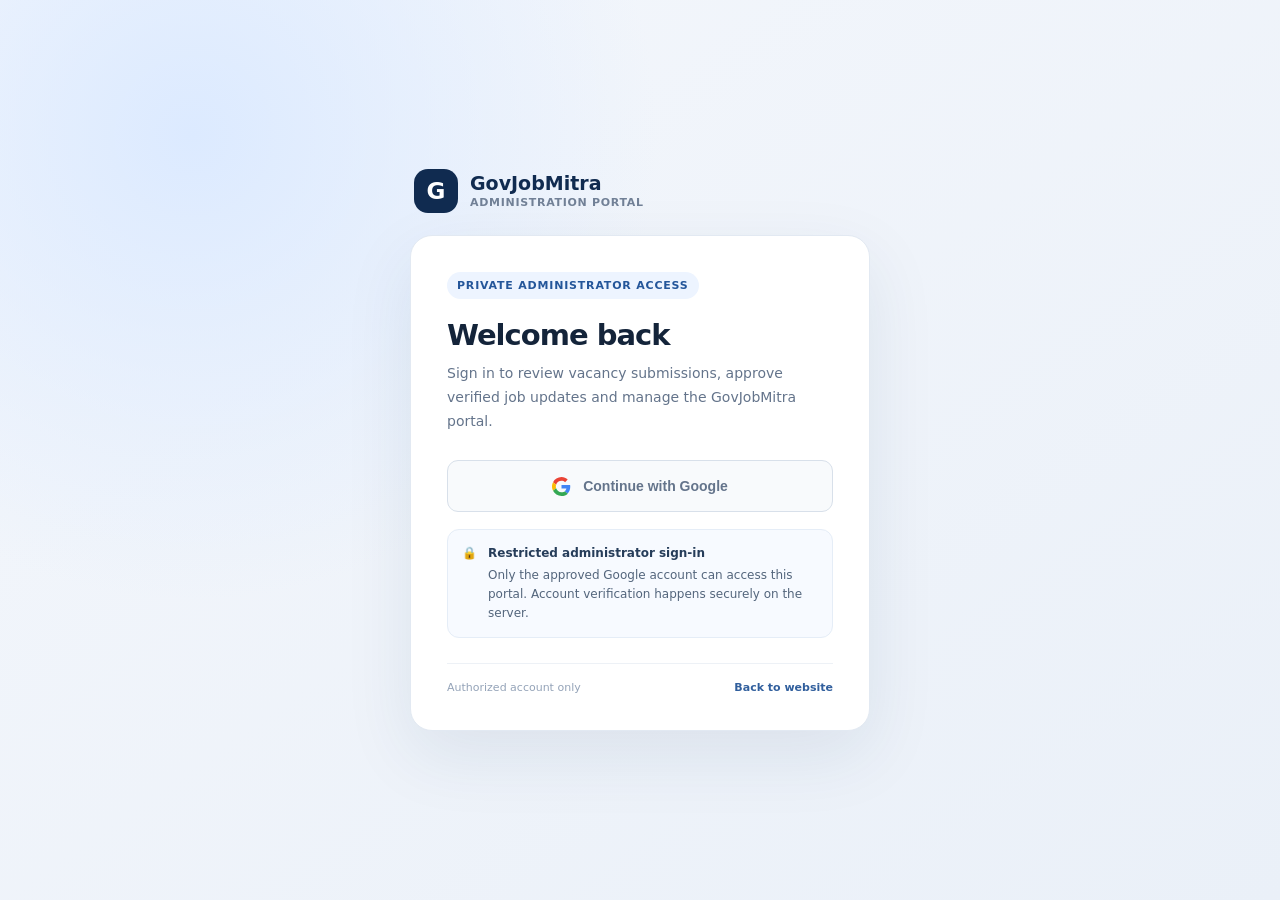
<file: admin/login/index.html>
<!doctype html>
<html lang="en">
<head>
<meta charset="utf-8">
<meta name="viewport" content="width=device-width,initial-scale=1">
<meta name="robots" content="noindex,nofollow">
<meta name="referrer" content="no-referrer">
<meta name="theme-color" content="#102b50">
<title>Admin Login | GovJobMitra</title>
<style>
*{box-sizing:border-box}body{margin:0;min-height:100vh;padding:24px;display:grid;place-items:center;background:radial-gradient(circle at 15% 15%,#dceaff,transparent 35%),linear-gradient(145deg,#f4f7fc,#eaf0f8);font-family:Inter,system-ui,-apple-system,"Segoe UI",Arial,sans-serif;color:#14243a}.shell{width:min(100%,460px)}.top{display:flex;align-items:center;gap:12px;margin:0 0 22px 4px}.logo{height:44px;width:44px;border-radius:14px;background:#102b50;display:grid;place-items:center;color:#fff;font-size:23px;font-weight:800}.brand{font-size:19px;font-weight:800;color:#102b50}.brand small{display:block;margin-top:2px;color:#718096;font-size:11px;letter-spacing:.7px;text-transform:uppercase}.panel{background:#fff;border:1px solid #e2e9f2;border-radius:22px;padding:36px;box-shadow:0 24px 70px #19365b16}.tag{display:inline-block;padding:7px 10px;border-radius:99px;background:#edf4ff;color:#24569a;font-size:11px;font-weight:800;letter-spacing:.8px;text-transform:uppercase}h1{font-size:29px;letter-spacing:-1px;margin:19px 0 10px}.intro{margin:0 0 27px;color:#64748b;font-size:14px;line-height:1.7}.google{width:100%;height:52px;border:1px solid #d8e0ea;border-radius:11px;background:#f8fafc;color:#64748b;display:flex;align-items:center;justify-content:center;gap:12px;font-size:14px;font-weight:700;cursor:pointer}.google svg{width:19px;height:19px}.status{display:flex;gap:11px;margin-top:17px;padding:14px;border:1px solid #e5edf7;border-radius:12px;background:#f7faff;color:#53657c;font-size:12px;line-height:1.6}.status b{display:block;color:#263d5a;margin-bottom:2px}.divider{height:1px;background:#edf1f6;margin:25px 0 17px}.foot{display:flex;justify-content:space-between;gap:12px;color:#94a3b8;font-size:11px}.foot a{color:#315f9d;text-decoration:none;font-weight:700}@media(max-width:480px){body{padding:18px}.panel{padding:28px 23px}}
</style>
</head>
<body>
<main class="shell">
<header class="top"><div class="logo">G</div><div class="brand">GovJobMitra<small>Administration portal</small></div></header>
<section class="panel">
<span class="tag">Private administrator access</span>
<h1>Welcome back</h1>
<p class="intro">Sign in to review vacancy submissions, approve verified job updates and manage the GovJobMitra portal.</p>
<button class="google" type="button" onclick="location.assign(&quot;/api/auth/google&quot;)">
<svg viewBox="0 0 48 48" aria-hidden="true"><path fill="#EA4335" d="M24 9.5c3.5 0 6.6 1.2 9 3.5l6.7-6.7C35.6 2.4 30.2 0 24 0 14.6 0 6.5 5.4 2.6 13.3l7.8 6.1C12.3 13.6 17.7 9.5 24 9.5z"/><path fill="#4285F4" d="M46.1 24.5c0-1.6-.1-3.1-.4-4.5H24v9h12.4c-.5 2.9-2.1 5.4-4.5 7.1l7.3 5.7c4.3-4 6.9-9.9 6.9-17.3z"/><path fill="#FBBC05" d="M10.4 28.6a14.5 14.5 0 0 1 0-9.2l-7.8-6.1a24 24 0 0 0 0 21.4z"/><path fill="#34A853" d="M24 48c6.5 0 12-2.1 16-5.8l-7.3-5.7c-2 1.3-4.7 2.1-8.7 2.1-6.3 0-11.7-4.1-13.6-9.9l-7.8 6.1C6.5 42.6 14.6 48 24 48z"/></svg>
Continue with Google</button>
<div class="status"><span aria-hidden="true">🔒</span><div><b>Restricted administrator sign-in</b>Only the approved Google account can access this portal. Account verification happens securely on the server.</div></div>
<div class="divider"></div><footer class="foot"><span>Authorized account only</span><a href="/">Back to website</a></footer>
</section></main>
</body></html>
</file>
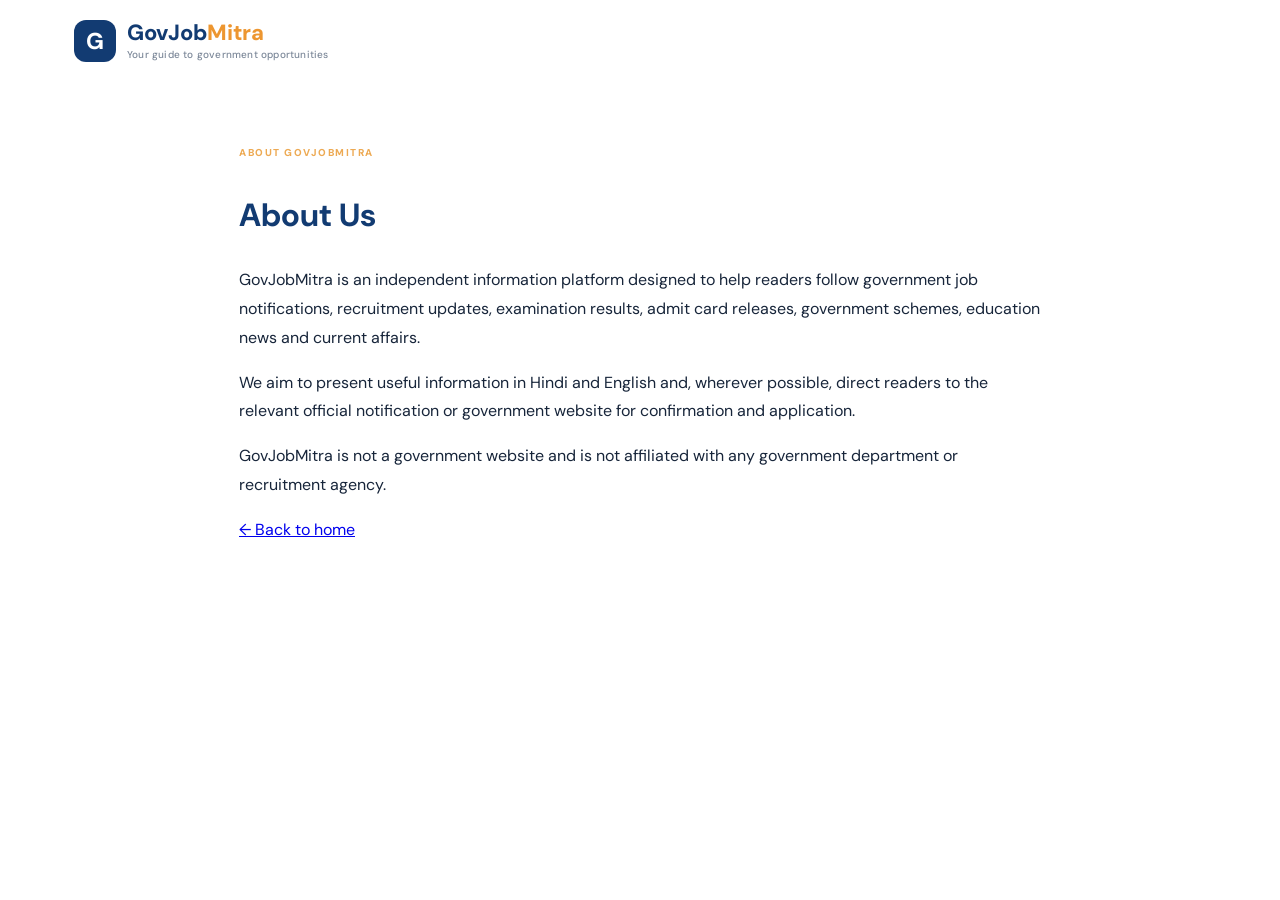
<file: about.html>
<!doctype html><html lang="en"><head><meta charset="utf-8"><meta name="viewport" content="width=device-width,initial-scale=1"><title>About GovJobMitra | Our Mission & Information</title><link rel="stylesheet" href="assets/style.css">
  <!-- SEO START -->
  <meta name="robots" content="index, follow, max-image-preview:large">
  <link rel="canonical" href="https://govjobmitra.pages.dev/about.html">
  <meta property="og:type" content="website">
  <meta property="og:site_name" content="GovJobMitra">
  <meta property="og:title" content="About GovJobMitra | Our Mission & Information">
  <meta property="og:description" content="Learn about GovJobMitra, an independent information website sharing government job, result, admit card, scheme and education updates with official sources.">
  <meta property="og:url" content="https://govjobmitra.pages.dev/about.html">
  <meta name="twitter:card" content="summary">
  <meta name="twitter:title" content="About GovJobMitra | Our Mission & Information">
  <meta name="twitter:description" content="Learn about GovJobMitra, an independent information website sharing government job, result, admit card, scheme and education updates with official sources.">
  <!-- SEO END -->
  </head><body><header class="site-header"><a class="brand" href="./"><span class="brand-mark">G</span><span>GovJob<span class="brand-accent">Mitra</span><small>Your guide to government opportunities</small></span></a></header><main class="legal"><span class="eyebrow">ABOUT GOVJOBMITRA</span><h1>About Us</h1><p>GovJobMitra is an independent information platform designed to help readers follow government job notifications, recruitment updates, examination results, admit card releases, government schemes, education news and current affairs.</p><p>We aim to present useful information in Hindi and English and, wherever possible, direct readers to the relevant official notification or government website for confirmation and application.</p><p>GovJobMitra is not a government website and is not affiliated with any government department or recruitment agency.</p><p><a href="./">← Back to home</a></p></main></body></html>
</file>
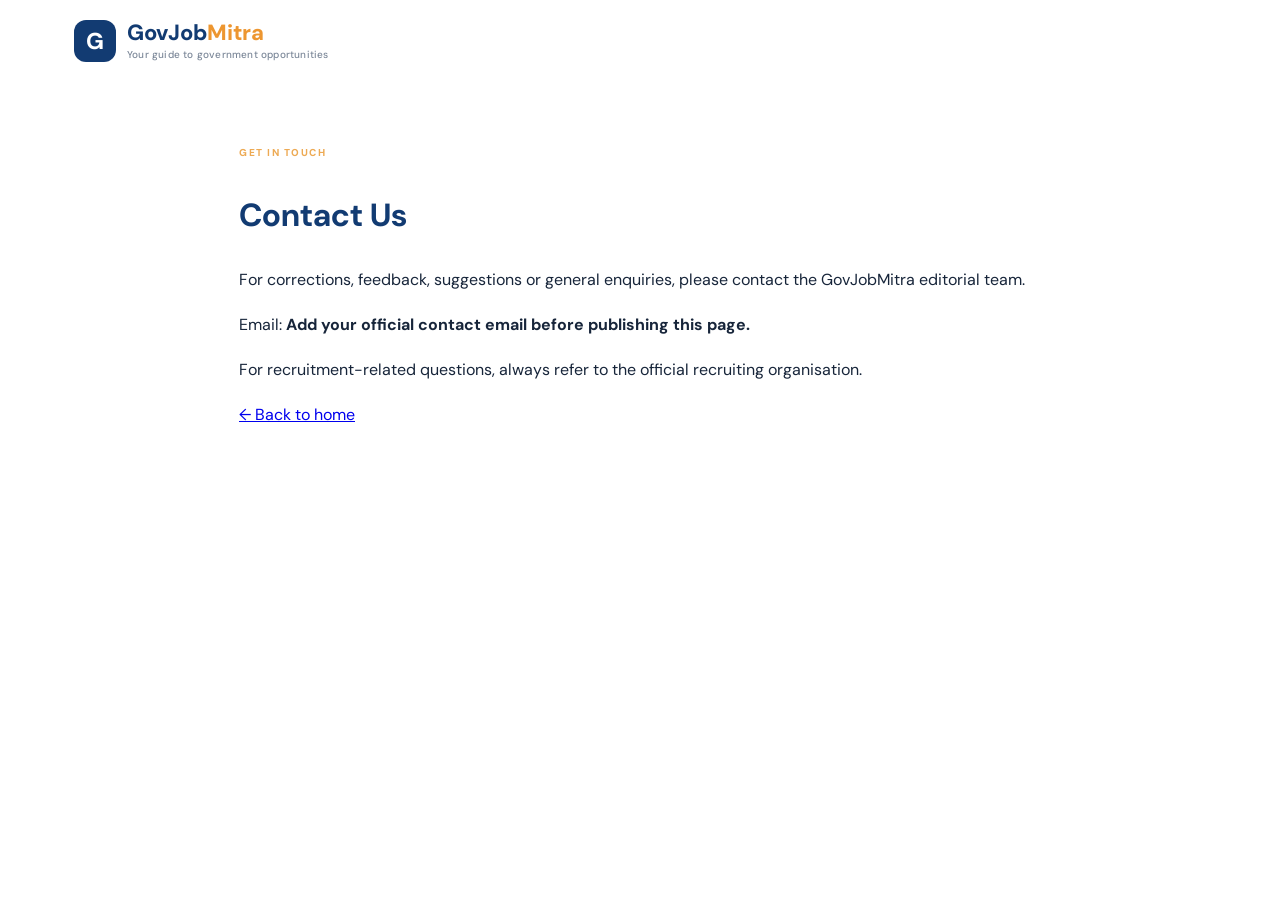
<file: contact.html>
<!doctype html><html lang="en"><head><meta charset="utf-8"><meta name="viewport" content="width=device-width,initial-scale=1"><title>Contact GovJobMitra | Get in Touch</title><link rel="stylesheet" href="assets/style.css">
  <!-- SEO START -->
  <meta name="robots" content="index, follow, max-image-preview:large">
  <link rel="canonical" href="https://govjobmitra.pages.dev/contact.html">
  <meta property="og:type" content="website">
  <meta property="og:site_name" content="GovJobMitra">
  <meta property="og:title" content="Contact GovJobMitra | Get in Touch">
  <meta property="og:description" content="Contact GovJobMitra for website feedback, corrections, content queries or reporting an issue with an information update.">
  <meta property="og:url" content="https://govjobmitra.pages.dev/contact.html">
  <meta name="twitter:card" content="summary">
  <meta name="twitter:title" content="Contact GovJobMitra | Get in Touch">
  <meta name="twitter:description" content="Contact GovJobMitra for website feedback, corrections, content queries or reporting an issue with an information update.">
  <!-- SEO END -->
  </head><body><header class="site-header"><a class="brand" href="./"><span class="brand-mark">G</span><span>GovJob<span class="brand-accent">Mitra</span><small>Your guide to government opportunities</small></span></a></header><main class="legal"><span class="eyebrow">GET IN TOUCH</span><h1>Contact Us</h1><p>For corrections, feedback, suggestions or general enquiries, please contact the GovJobMitra editorial team.</p><p>Email: <strong>Add your official contact email before publishing this page.</strong></p><p>For recruitment-related questions, always refer to the official recruiting organisation.</p><p><a href="./">← Back to home</a></p></main></body></html>
</file>
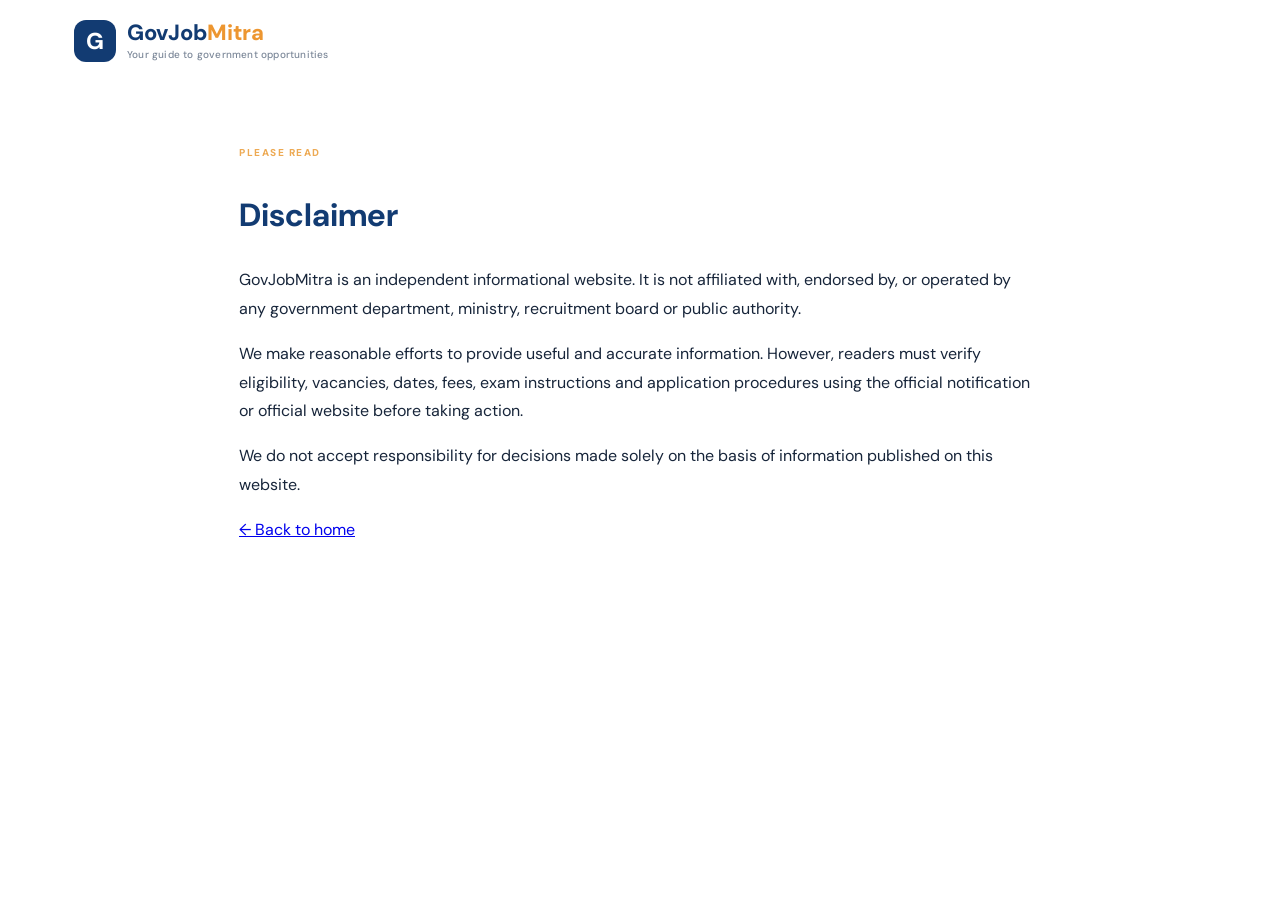
<file: disclaimer.html>
<!doctype html><html lang="en"><head><meta charset="utf-8"><meta name="viewport" content="width=device-width,initial-scale=1"><title>Disclaimer | GovJobMitra</title><link rel="stylesheet" href="assets/style.css">
  <!-- SEO START -->
  <meta name="robots" content="index, follow, max-image-preview:large">
  <link rel="canonical" href="https://govjobmitra.pages.dev/disclaimer.html">
  <meta property="og:type" content="website">
  <meta property="og:site_name" content="GovJobMitra">
  <meta property="og:title" content="Disclaimer | GovJobMitra">
  <meta property="og:description" content="Read the GovJobMitra disclaimer. We are an independent information website and are not affiliated with any government department.">
  <meta property="og:url" content="https://govjobmitra.pages.dev/disclaimer.html">
  <meta name="twitter:card" content="summary">
  <meta name="twitter:title" content="Disclaimer | GovJobMitra">
  <meta name="twitter:description" content="Read the GovJobMitra disclaimer. We are an independent information website and are not affiliated with any government department.">
  <!-- SEO END -->
  </head><body><header class="site-header"><a class="brand" href="./"><span class="brand-mark">G</span><span>GovJob<span class="brand-accent">Mitra</span><small>Your guide to government opportunities</small></span></a></header><main class="legal"><span class="eyebrow">PLEASE READ</span><h1>Disclaimer</h1><p>GovJobMitra is an independent informational website. It is not affiliated with, endorsed by, or operated by any government department, ministry, recruitment board or public authority.</p><p>We make reasonable efforts to provide useful and accurate information. However, readers must verify eligibility, vacancies, dates, fees, exam instructions and application procedures using the official notification or official website before taking action.</p><p>We do not accept responsibility for decisions made solely on the basis of information published on this website.</p><p><a href="./">← Back to home</a></p></main></body></html>
</file>
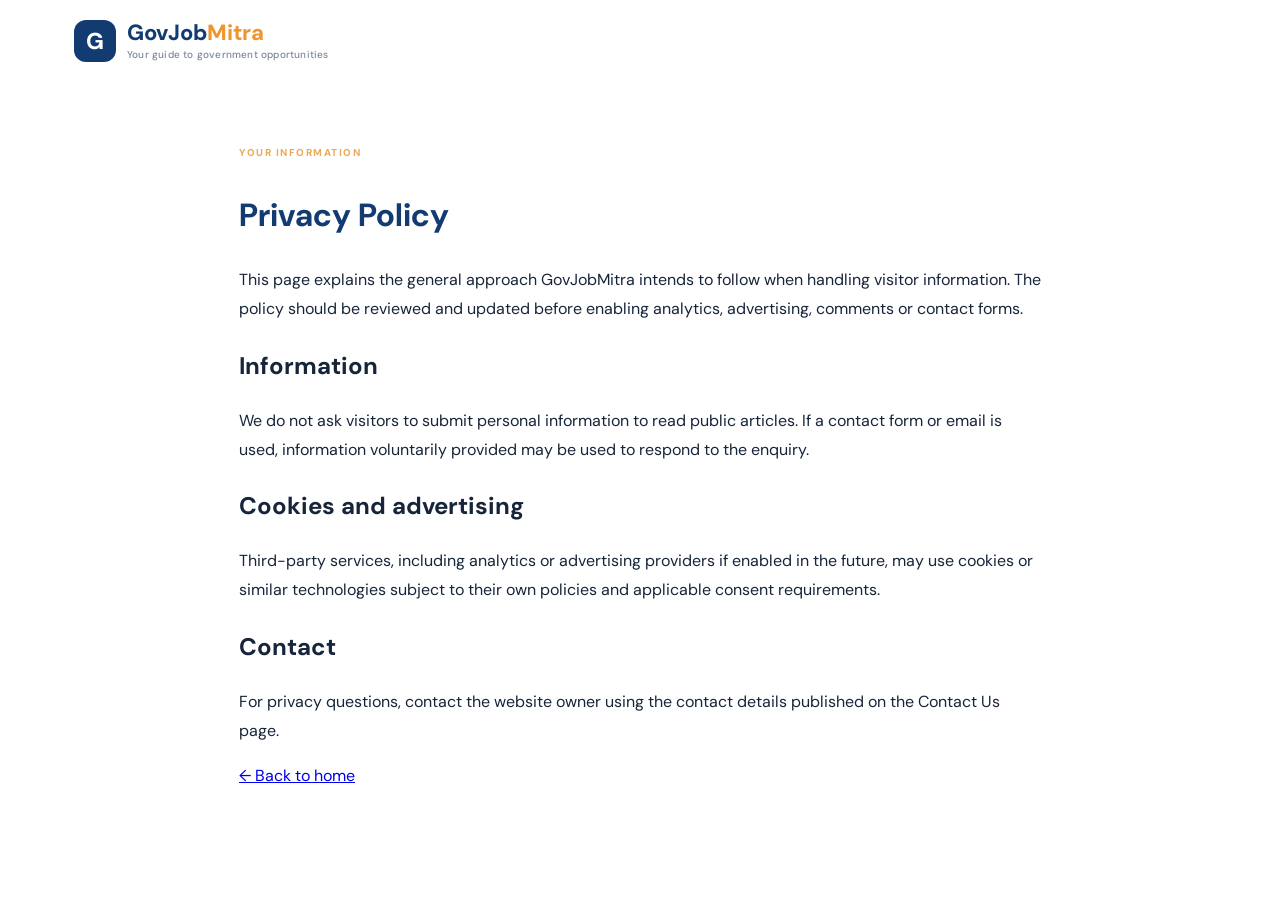
<file: privacy.html>
<!doctype html><html lang="en"><head><meta charset="utf-8"><meta name="viewport" content="width=device-width,initial-scale=1"><title>Privacy Policy | GovJobMitra</title><link rel="stylesheet" href="assets/style.css">
  <!-- SEO START -->
  <meta name="robots" content="index, follow, max-image-preview:large">
  <link rel="canonical" href="https://govjobmitra.pages.dev/privacy.html">
  <meta property="og:type" content="website">
  <meta property="og:site_name" content="GovJobMitra">
  <meta property="og:title" content="Privacy Policy | GovJobMitra">
  <meta property="og:description" content="Read the GovJobMitra privacy policy to understand how website visits, information and contact messages may be handled.">
  <meta property="og:url" content="https://govjobmitra.pages.dev/privacy.html">
  <meta name="twitter:card" content="summary">
  <meta name="twitter:title" content="Privacy Policy | GovJobMitra">
  <meta name="twitter:description" content="Read the GovJobMitra privacy policy to understand how website visits, information and contact messages may be handled.">
  <!-- SEO END -->
  </head><body><header class="site-header"><a class="brand" href="./"><span class="brand-mark">G</span><span>GovJob<span class="brand-accent">Mitra</span><small>Your guide to government opportunities</small></span></a></header><main class="legal"><span class="eyebrow">YOUR INFORMATION</span><h1>Privacy Policy</h1><p>This page explains the general approach GovJobMitra intends to follow when handling visitor information. The policy should be reviewed and updated before enabling analytics, advertising, comments or contact forms.</p><h2>Information</h2><p>We do not ask visitors to submit personal information to read public articles. If a contact form or email is used, information voluntarily provided may be used to respond to the enquiry.</p><h2>Cookies and advertising</h2><p>Third-party services, including analytics or advertising providers if enabled in the future, may use cookies or similar technologies subject to their own policies and applicable consent requirements.</p><h2>Contact</h2><p>For privacy questions, contact the website owner using the contact details published on the Contact Us page.</p><p><a href="./">← Back to home</a></p></main></body></html>
</file>
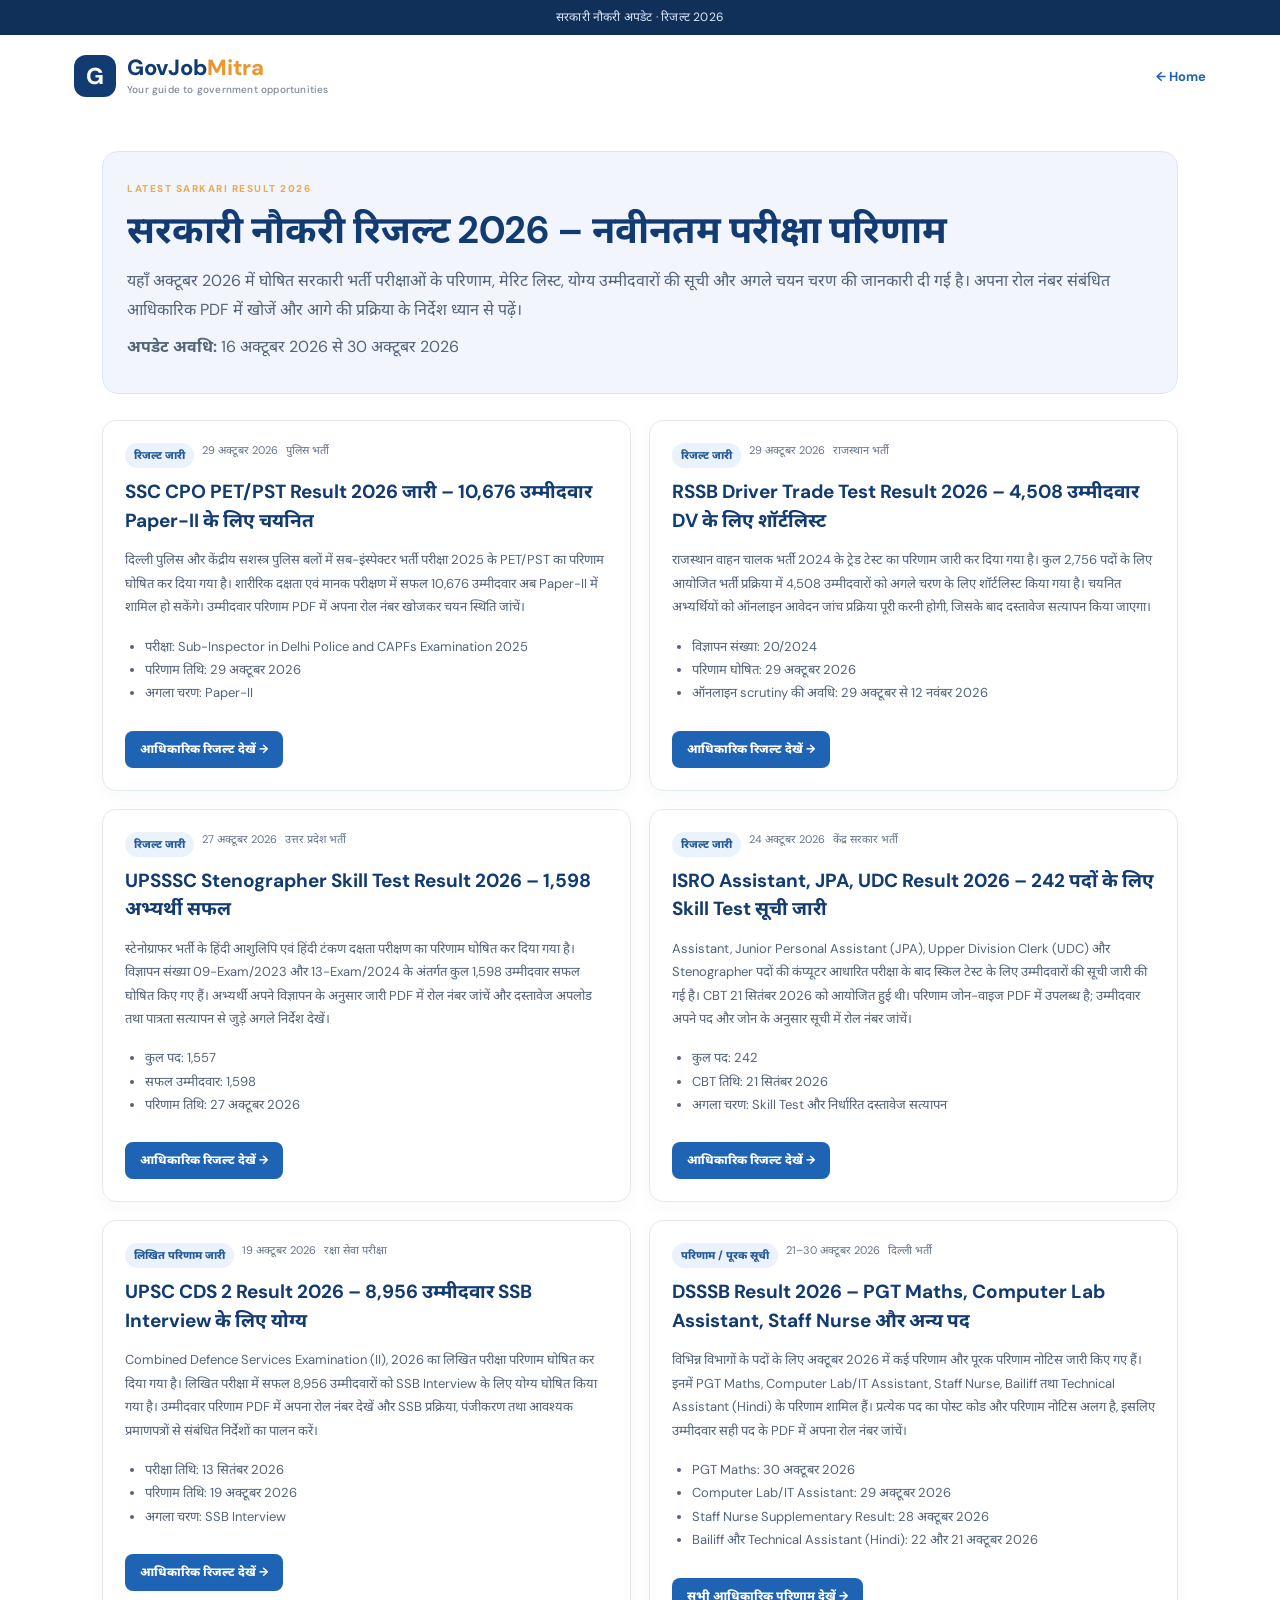
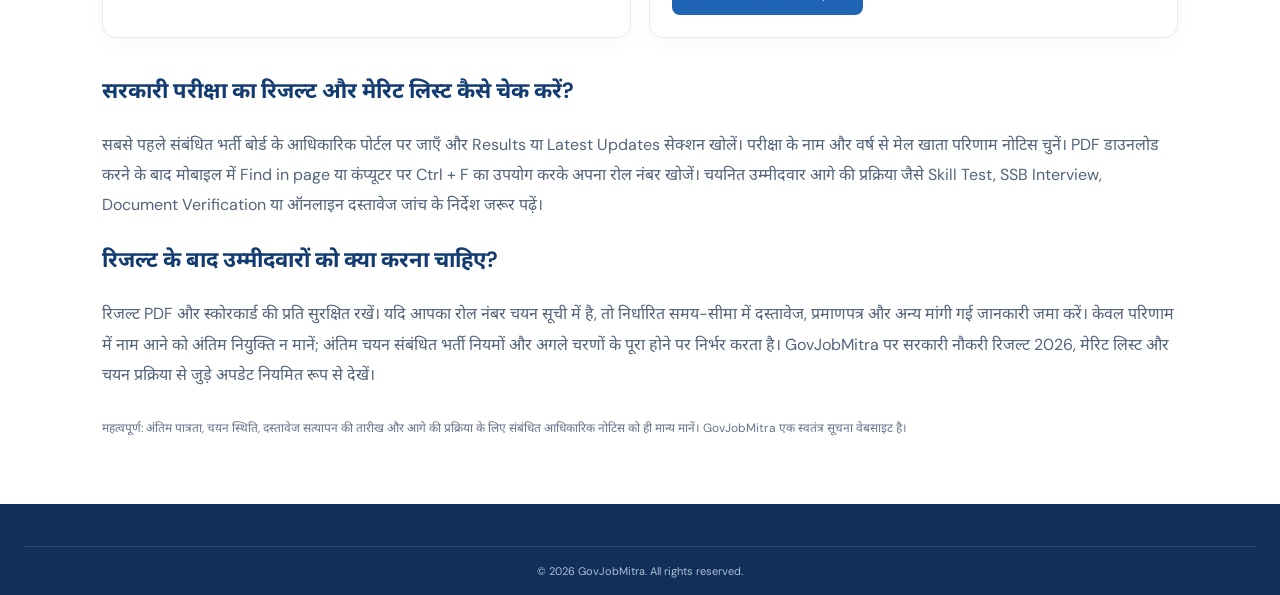
<file: results.html>
<!doctype html>
<html lang="hi">
<head>
<meta charset="utf-8"><meta name="viewport" content="width=device-width,initial-scale=1">
<title>सरकारी नौकरी रिजल्ट 2026: Latest Govt Exam Results, Merit List PDF</title>
<meta name="description" content="GovJobMitra पर अक्टूबर 2026 के नवीनतम सरकारी नौकरी रिजल्ट देखें। SSC CPO, ISRO Assistant, UPSC CDS, UPSSSC Stenographer, RSSB Driver और DSSSB Result की तारीख, मेरिट लिस्ट और आधिकारिक लिंक।">
<meta name="keywords" content="Sarkari Result 2026, सरकारी नौकरी रिजल्ट 2026, Latest Govt Result, SSC CPO Result 2026, ISRO Result 2026, UPSC CDS 2 Result, UPSSSC Stenographer Result, RSSB Driver Result, DSSSB Result">
<link rel="canonical" href="https://govjobmitra.pages.dev/results.html"><meta name="robots" content="index,follow,max-image-preview:large">
<meta property="og:type" content="website"><meta property="og:site_name" content="GovJobMitra"><meta property="og:title" content="सरकारी नौकरी रिजल्ट 2026 | Latest Sarkari Result"><meta property="og:description" content="अक्टूबर 2026 के नवीनतम सरकारी परीक्षा परिणाम, मेरिट लिस्ट और आधिकारिक रिजल्ट लिंक एक जगह देखें।"><meta property="og:url" content="https://govjobmitra.pages.dev/results.html">
<link rel="stylesheet" href="assets/style.css">
<style>
.results-wrap{max-width:1120px;margin:34px auto 64px;padding:0 22px}.results-intro{background:#f2f6fc;border:1px solid #dce7f4;border-radius:16px;padding:24px;margin-bottom:26px}.results-intro h1{font-size:clamp(26px,4vw,38px);color:var(--navy);margin:8px 0}.results-intro p{color:#53647b;line-height:1.8;margin:8px 0}.result-list{display:grid;grid-template-columns:repeat(2,minmax(0,1fr));gap:18px}.result-card{border:1px solid var(--line);border-radius:14px;padding:22px;background:#fff;box-shadow:0 5px 18px #183b6408}.result-card h2{font-size:19px;line-height:1.5;margin:10px 0;color:var(--navy)}.result-title-link{color:inherit;text-decoration:none}.result-title-link:hover{color:var(--blue);text-decoration:underline}.result-card p,.result-card li{font-size:13px;line-height:1.8;color:#53647b}.result-card ul{padding-left:20px}.result-meta{display:flex;flex-wrap:wrap;gap:8px;font-size:11px;color:#64748b}.result-pill{background:#eaf2fc;color:#245b98;border-radius:20px;padding:5px 9px;font-weight:800}.result-link{display:inline-block;margin-top:10px;padding:10px 15px;background:var(--blue);color:white;border-radius:8px;text-decoration:none;font-size:12px;font-weight:800}.result-note{font-size:12px;color:#64748b;margin-top:28px;line-height:1.8}.results-seo{margin-top:32px;line-height:1.9;color:#53647b}.results-seo h2{color:var(--navy);font-size:22px}@media(max-width:700px){.result-list{grid-template-columns:1fr}.results-wrap{padding:0 15px}}
</style>
</head>
<body><div class="topline">सरकारी नौकरी अपडेट · रिजल्ट 2026</div>
<header class="site-header"><a class="brand" href="./"><span class="brand-mark">G</span><span>GovJob<span class="brand-accent">Mitra</span><small>Your guide to government opportunities</small></span></a><a class="back-home" href="./">← Home</a></header>
<main class="results-wrap">
<section class="results-intro"><span class="eyebrow">LATEST SARKARI RESULT 2026</span><h1>सरकारी नौकरी रिजल्ट 2026 – नवीनतम परीक्षा परिणाम</h1><p>यहाँ अक्टूबर 2026 में घोषित सरकारी भर्ती परीक्षाओं के परिणाम, मेरिट लिस्ट, योग्य उम्मीदवारों की सूची और अगले चयन चरण की जानकारी दी गई है। अपना रोल नंबर संबंधित आधिकारिक PDF में खोजें और आगे की प्रक्रिया के निर्देश ध्यान से पढ़ें।</p><p><strong>अपडेट अवधि:</strong> 16 अक्टूबर 2026 से 30 अक्टूबर 2026</p></section>
<div class="result-list">
<article class="result-card"><div class="result-meta"><span class="result-pill">रिजल्ट जारी</span><span>29 अक्टूबर 2026</span><span>पुलिस भर्ती</span></div><h2><a class="result-title-link" href="https://ssc.gov.in/" target="_blank" rel="noopener noreferrer" aria-label="आधिकारिक वेबसाइट पर SSC CPO PET/PST Result 2026 जारी – 10,676 उम्मीदवार Paper-II के लिए चयनित देखें">SSC CPO PET/PST Result 2026 जारी – 10,676 उम्मीदवार Paper-II के लिए चयनित</a></h2><p>दिल्ली पुलिस और केंद्रीय सशस्त्र पुलिस बलों में सब-इंस्पेक्टर भर्ती परीक्षा 2025 के PET/PST का परिणाम घोषित कर दिया गया है। शारीरिक दक्षता एवं मानक परीक्षण में सफल 10,676 उम्मीदवार अब Paper-II में शामिल हो सकेंगे। उम्मीदवार परिणाम PDF में अपना रोल नंबर खोजकर चयन स्थिति जांचें।</p><ul><li>परीक्षा: Sub-Inspector in Delhi Police and CAPFs Examination 2025</li><li>परिणाम तिथि: 29 अक्टूबर 2026</li><li>अगला चरण: Paper-II</li></ul><a class="result-link" href="https://ssc.gov.in/" target="_blank" rel="noopener noreferrer">आधिकारिक रिजल्ट देखें →</a></article>
<article class="result-card"><div class="result-meta"><span class="result-pill">रिजल्ट जारी</span><span>29 अक्टूबर 2026</span><span>राजस्थान भर्ती</span></div><h2><a class="result-title-link" href="https://rssb.rajasthan.gov.in/" target="_blank" rel="noopener noreferrer" aria-label="आधिकारिक वेबसाइट पर RSSB Driver Trade Test Result 2026 – 4,508 उम्मीदवार DV के लिए शॉर्टलिस्ट देखें">RSSB Driver Trade Test Result 2026 – 4,508 उम्मीदवार DV के लिए शॉर्टलिस्ट</a></h2><p>राजस्थान वाहन चालक भर्ती 2024 के ट्रेड टेस्ट का परिणाम जारी कर दिया गया है। कुल 2,756 पदों के लिए आयोजित भर्ती प्रक्रिया में 4,508 उम्मीदवारों को अगले चरण के लिए शॉर्टलिस्ट किया गया है। चयनित अभ्यर्थियों को ऑनलाइन आवेदन जांच प्रक्रिया पूरी करनी होगी, जिसके बाद दस्तावेज सत्यापन किया जाएगा।</p><ul><li>विज्ञापन संख्या: 20/2024</li><li>परिणाम घोषित: 29 अक्टूबर 2026</li><li>ऑनलाइन scrutiny की अवधि: 29 अक्टूबर से 12 नवंबर 2026</li></ul><a class="result-link" href="https://rssb.rajasthan.gov.in/" target="_blank" rel="noopener noreferrer">आधिकारिक रिजल्ट देखें →</a></article>
<article class="result-card"><div class="result-meta"><span class="result-pill">रिजल्ट जारी</span><span>27 अक्टूबर 2026</span><span>उत्तर प्रदेश भर्ती</span></div><h2><a class="result-title-link" href="https://upsssc.gov.in/" target="_blank" rel="noopener noreferrer" aria-label="आधिकारिक वेबसाइट पर UPSSSC Stenographer Skill Test Result 2026 – 1,598 अभ्यर्थी सफल देखें">UPSSSC Stenographer Skill Test Result 2026 – 1,598 अभ्यर्थी सफल</a></h2><p>स्टेनोग्राफर भर्ती के हिंदी आशुलिपि एवं हिंदी टंकण दक्षता परीक्षण का परिणाम घोषित कर दिया गया है। विज्ञापन संख्या 09-Exam/2023 और 13-Exam/2024 के अंतर्गत कुल 1,598 उम्मीदवार सफल घोषित किए गए हैं। अभ्यर्थी अपने विज्ञापन के अनुसार जारी PDF में रोल नंबर जांचें और दस्तावेज अपलोड तथा पात्रता सत्यापन से जुड़े अगले निर्देश देखें।</p><ul><li>कुल पद: 1,557</li><li>सफल उम्मीदवार: 1,598</li><li>परिणाम तिथि: 27 अक्टूबर 2026</li></ul><a class="result-link" href="https://upsssc.gov.in/" target="_blank" rel="noopener noreferrer">आधिकारिक रिजल्ट देखें →</a></article>
<article class="result-card"><div class="result-meta"><span class="result-pill">रिजल्ट जारी</span><span>24 अक्टूबर 2026</span><span>केंद्र सरकार भर्ती</span></div><h2><a class="result-title-link" href="https://www.isro.gov.in/ICRB_Recruitment11.html" target="_blank" rel="noopener noreferrer" aria-label="आधिकारिक वेबसाइट पर ISRO Assistant, JPA, UDC Result 2026 – 242 पदों के लिए Skill Test सूची जारी देखें">ISRO Assistant, JPA, UDC Result 2026 – 242 पदों के लिए Skill Test सूची जारी</a></h2><p>Assistant, Junior Personal Assistant (JPA), Upper Division Clerk (UDC) और Stenographer पदों की कंप्यूटर आधारित परीक्षा के बाद स्किल टेस्ट के लिए उम्मीदवारों की सूची जारी की गई है। CBT 21 सितंबर 2026 को आयोजित हुई थी। परिणाम जोन-वाइज PDF में उपलब्ध है; उम्मीदवार अपने पद और जोन के अनुसार सूची में रोल नंबर जांचें।</p><ul><li>कुल पद: 242</li><li>CBT तिथि: 21 सितंबर 2026</li><li>अगला चरण: Skill Test और निर्धारित दस्तावेज सत्यापन</li></ul><a class="result-link" href="https://www.isro.gov.in/ICRB_Recruitment11.html" target="_blank" rel="noopener noreferrer">आधिकारिक रिजल्ट देखें →</a></article>
<article class="result-card"><div class="result-meta"><span class="result-pill">लिखित परिणाम जारी</span><span>19 अक्टूबर 2026</span><span>रक्षा सेवा परीक्षा</span></div><h2><a class="result-title-link" href="https://www.upsc.gov.in/whats-new" target="_blank" rel="noopener noreferrer" aria-label="आधिकारिक वेबसाइट पर UPSC CDS 2 Result 2026 – 8,956 उम्मीदवार SSB Interview के लिए योग्य देखें">UPSC CDS 2 Result 2026 – 8,956 उम्मीदवार SSB Interview के लिए योग्य</a></h2><p>Combined Defence Services Examination (II), 2026 का लिखित परीक्षा परिणाम घोषित कर दिया गया है। लिखित परीक्षा में सफल 8,956 उम्मीदवारों को SSB Interview के लिए योग्य घोषित किया गया है। उम्मीदवार परिणाम PDF में अपना रोल नंबर देखें और SSB प्रक्रिया, पंजीकरण तथा आवश्यक प्रमाणपत्रों से संबंधित निर्देशों का पालन करें।</p><ul><li>परीक्षा तिथि: 13 सितंबर 2026</li><li>परिणाम तिथि: 19 अक्टूबर 2026</li><li>अगला चरण: SSB Interview</li></ul><a class="result-link" href="https://www.upsc.gov.in/whats-new" target="_blank" rel="noopener noreferrer">आधिकारिक रिजल्ट देखें →</a></article>
<article class="result-card"><div class="result-meta"><span class="result-pill">परिणाम / पूरक सूची</span><span>21–30 अक्टूबर 2026</span><span>दिल्ली भर्ती</span></div><h2><a class="result-title-link" href="https://dsssb.delhi.gov.in/results" target="_blank" rel="noopener noreferrer" aria-label="आधिकारिक वेबसाइट पर DSSSB Result 2026 – PGT Maths, Computer Lab Assistant, Staff Nurse और अन्य पद देखें">DSSSB Result 2026 – PGT Maths, Computer Lab Assistant, Staff Nurse और अन्य पद</a></h2><p>विभिन्न विभागों के पदों के लिए अक्टूबर 2026 में कई परिणाम और पूरक परिणाम नोटिस जारी किए गए हैं। इनमें PGT Maths, Computer Lab/IT Assistant, Staff Nurse, Bailiff तथा Technical Assistant (Hindi) के परिणाम शामिल हैं। प्रत्येक पद का पोस्ट कोड और परिणाम नोटिस अलग है, इसलिए उम्मीदवार सही पद के PDF में अपना रोल नंबर जांचें।</p><ul><li>PGT Maths: 30 अक्टूबर 2026</li><li>Computer Lab/IT Assistant: 29 अक्टूबर 2026</li><li>Staff Nurse Supplementary Result: 28 अक्टूबर 2026</li><li>Bailiff और Technical Assistant (Hindi): 22 और 21 अक्टूबर 2026</li></ul><a class="result-link" href="https://dsssb.delhi.gov.in/results" target="_blank" rel="noopener noreferrer">सभी आधिकारिक परिणाम देखें →</a></article>
</div>
<section class="results-seo"><h2>सरकारी परीक्षा का रिजल्ट और मेरिट लिस्ट कैसे चेक करें?</h2><p>सबसे पहले संबंधित भर्ती बोर्ड के आधिकारिक पोर्टल पर जाएँ और Results या Latest Updates सेक्शन खोलें। परीक्षा के नाम और वर्ष से मेल खाता परिणाम नोटिस चुनें। PDF डाउनलोड करने के बाद मोबाइल में Find in page या कंप्यूटर पर Ctrl + F का उपयोग करके अपना रोल नंबर खोजें। चयनित उम्मीदवार आगे की प्रक्रिया जैसे Skill Test, SSB Interview, Document Verification या ऑनलाइन दस्तावेज जांच के निर्देश जरूर पढ़ें।</p><h2>रिजल्ट के बाद उम्मीदवारों को क्या करना चाहिए?</h2><p>रिजल्ट PDF और स्कोरकार्ड की प्रति सुरक्षित रखें। यदि आपका रोल नंबर चयन सूची में है, तो निर्धारित समय-सीमा में दस्तावेज, प्रमाणपत्र और अन्य मांगी गई जानकारी जमा करें। केवल परिणाम में नाम आने को अंतिम नियुक्ति न मानें; अंतिम चयन संबंधित भर्ती नियमों और अगले चरणों के पूरा होने पर निर्भर करता है। GovJobMitra पर सरकारी नौकरी रिजल्ट 2026, मेरिट लिस्ट और चयन प्रक्रिया से जुड़े अपडेट नियमित रूप से देखें।</p></section>
<p class="result-note">महत्वपूर्ण: अंतिम पात्रता, चयन स्थिति, दस्तावेज सत्यापन की तारीख और आगे की प्रक्रिया के लिए संबंधित आधिकारिक नोटिस को ही मान्य मानें। GovJobMitra एक स्वतंत्र सूचना वेबसाइट है।</p>
</main><footer><div class="copyright">© <span id="year"></span> GovJobMitra. All rights reserved.</div></footer><script>document.getElementById('year').textContent=new Date().getFullYear();</script></body></html>
</file>
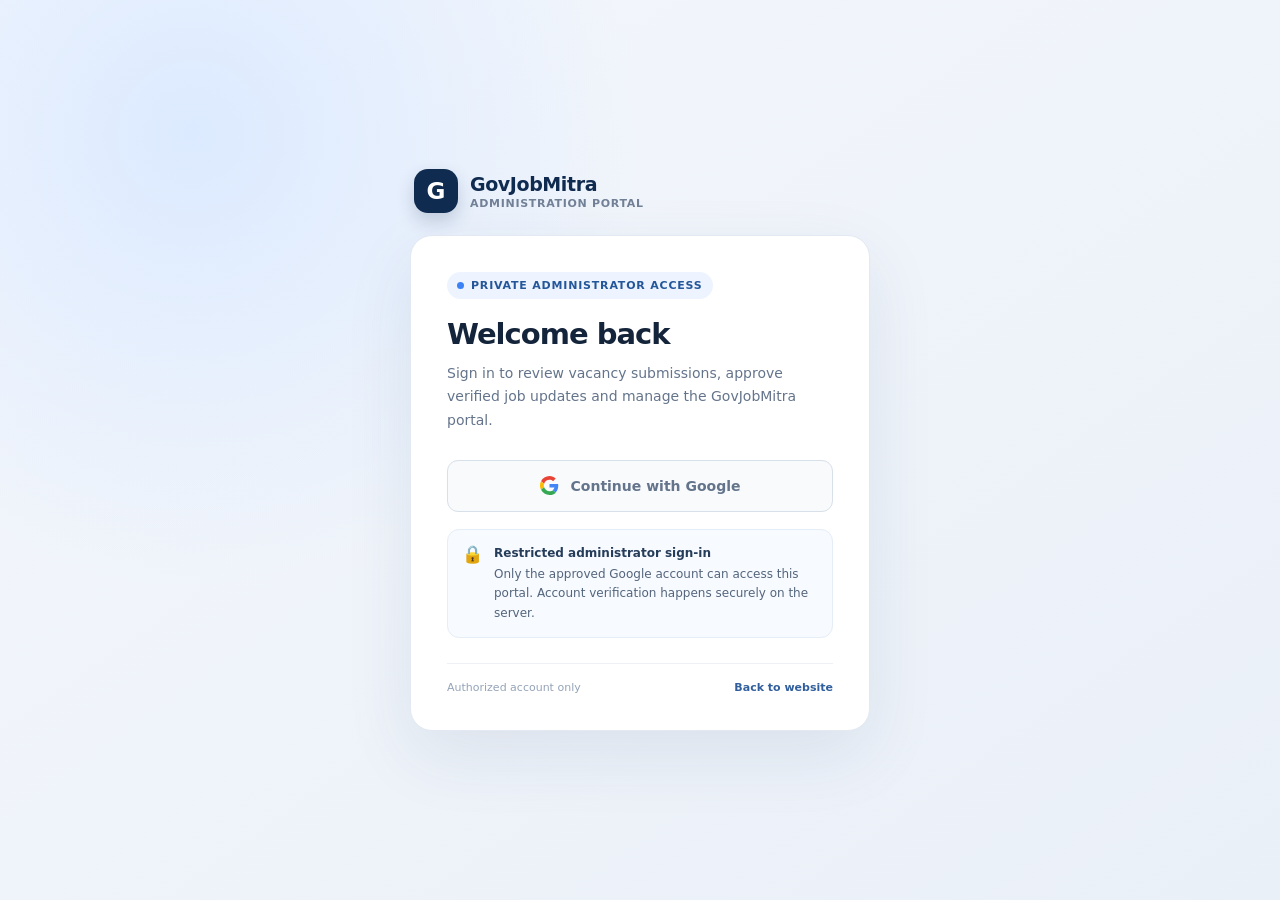
<file: admin/login.html>
<!doctype html>
<html lang="en">
<head>
  <meta charset="utf-8">
  <meta name="viewport" content="width=device-width, initial-scale=1">
  <meta name="robots" content="noindex,nofollow">
  <meta name="theme-color" content="#102b50">
  <title>Admin Login | GovJobMitra</title>
  <style>
    :root{color-scheme:light;--navy:#102b50;--blue:#2563eb;--muted:#64748b}
    *{box-sizing:border-box}
    body{margin:0;min-height:100vh;padding:24px;display:grid;place-items:center;background:radial-gradient(circle at 15% 15%,#dceaff 0,transparent 34%),linear-gradient(145deg,#f4f7fc,#eaf0f8);font-family:Inter,ui-sans-serif,system-ui,-apple-system,"Segoe UI",Arial,sans-serif;color:#14243a}
    .shell{width:min(100%,460px)}
    .top{display:flex;align-items:center;gap:12px;margin:0 0 22px 4px}
    .logo{height:44px;width:44px;border-radius:14px;background:var(--navy);display:grid;place-items:center;color:white;font-size:23px;font-weight:800;box-shadow:0 8px 18px #102b5030}
    .brand{font-size:19px;font-weight:800;letter-spacing:-.4px;color:var(--navy)}
    .brand small{display:block;margin-top:2px;color:#718096;font-size:11px;font-weight:600;letter-spacing:.7px;text-transform:uppercase}
    .panel{background:#fff;border:1px solid #e2e9f2;border-radius:22px;padding:36px;box-shadow:0 24px 70px #19365b16}
    .tag{display:inline-flex;align-items:center;gap:7px;padding:7px 10px;border-radius:99px;background:#edf4ff;color:#24569a;font-size:11px;font-weight:800;letter-spacing:.8px;text-transform:uppercase}
    .tag:before{content:"";width:7px;height:7px;border-radius:50%;background:#3b82f6}
    h1{font-size:29px;letter-spacing:-1px;line-height:1.15;margin:19px 0 10px;color:#14243a}
    .intro{margin:0 0 27px;color:var(--muted);font-size:14px;line-height:1.7}
    .google{width:100%;height:52px;border:1px solid #d8e0ea;border-radius:11px;background:#f8fafc;color:#64748b;display:flex;align-items:center;justify-content:center;gap:12px;font-size:14px;font-weight:700;cursor:pointer}
    .google svg{width:19px;height:19px;flex:none}
    .status{display:flex;gap:11px;margin-top:17px;padding:14px;border:1px solid #e5edf7;border-radius:12px;background:#f7faff;color:#53657c;font-size:12px;line-height:1.6}
    .status b{display:block;color:#263d5a;font-size:12px;margin-bottom:2px}
    .lock{font-size:17px;line-height:1.2}
    .divider{height:1px;background:#edf1f6;margin:25px 0 17px}
    .foot{display:flex;justify-content:space-between;gap:12px;align-items:center;color:#94a3b8;font-size:11px}
    .foot a{color:#315f9d;text-decoration:none;font-weight:700}
    .foot a:hover{text-decoration:underline}
    @media(max-width:480px){body{padding:18px}.panel{padding:28px 23px}h1{font-size:26px}}
  </style>
</head>
<body>
  <main class="shell">
    <header class="top">
      <div class="logo" aria-hidden="true">G</div>
      <div class="brand">GovJobMitra<small>Administration portal</small></div>
    </header>
    <section class="panel" aria-labelledby="heading">
      <span class="tag">Private administrator access</span>
      <h1 id="heading">Welcome back</h1>
      <p class="intro">Sign in to review vacancy submissions, approve verified job updates and manage the GovJobMitra portal.</p>
      <a class="google" href="/api/auth/google" style="text-decoration:none">
        <svg viewBox="0 0 48 48" aria-hidden="true"><path fill="#EA4335" d="M24 9.5c3.5 0 6.6 1.2 9 3.5l6.7-6.7C35.6 2.4 30.2 0 24 0 14.6 0 6.5 5.4 2.6 13.3l7.8 6.1C12.3 13.6 17.7 9.5 24 9.5z"/><path fill="#4285F4" d="M46.1 24.5c0-1.6-.1-3.1-.4-4.5H24v9h12.4c-.5 2.9-2.1 5.4-4.5 7.1l7.3 5.7c4.3-4 6.9-9.9 6.9-17.3z"/><path fill="#FBBC05" d="M10.4 28.6a14.5 14.5 0 0 1 0-9.2l-7.8-6.1a24 24 0 0 0 0 21.4z"/><path fill="#34A853" d="M24 48c6.5 0 12-2.1 16-5.8l-7.3-5.7c-2 1.3-4.7 2.1-8.7 2.1-6.3 0-11.7-4.1-13.6-9.9l-7.8 6.1C6.5 42.6 14.6 48 24 48z"/></svg>
        Continue with Google
      </a>
      <div class="status" role="status">
        <span class="lock" aria-hidden="true">🔒</span>
        <div><b>Restricted administrator sign-in</b>Only the approved Google account can access this portal. Account verification happens securely on the server.</div>
      </div>
      <div class="divider"></div>
      <footer class="foot">
        <span>Authorized account only</span>
        <a href="/">Back to website</a>
      </footer>
    </section>
  </main>
</body>
</html>
</file>
<file: assets/style.css>
@import url('https://fonts.googleapis.com/css2?family=DM+Sans:wght@400;500;600;700;800&family=Noto+Sans+Devanagari:wght@400;500;600;700&display=swap');
:root{--navy:#123b72;--blue:#1f63b5;--ink:#17253a;--muted:#64748b;--line:#e5eaf1;--pale:#f3f7fc;--orange:#f59b32}
*{box-sizing:border-box}html{scroll-behavior:smooth}body{margin:0;color:var(--ink);font-family:'DM Sans','Noto Sans Devanagari',sans-serif;background:#fff}.topline{background:#102f59;color:#dce9fb;text-align:center;padding:9px 16px;font-size:12px;letter-spacing:.2px}.site-header{max-width:1180px;margin:auto;padding:20px 24px;display:flex;align-items:center;justify-content:space-between;gap:24px}.brand{display:flex;align-items:center;gap:11px;text-decoration:none;color:var(--navy);font-weight:800;font-size:22px;line-height:1}.brand small{display:block;color:#7b8798;font-size:10px;font-weight:500;margin-top:6px;letter-spacing:.2px}.brand-mark{display:grid;place-items:center;background:var(--navy);color:white;border-radius:12px;width:42px;height:42px;font-size:23px}.brand-accent{color:#ed9630}nav{display:flex;align-items:center;gap:22px}nav a{font-size:13px;font-weight:600;text-decoration:none;color:#45546a}nav a:hover,nav a.active{color:var(--blue)}.menu-toggle{display:none;border:1px solid var(--line);background:white;border-radius:8px;padding:8px 12px;font-size:20px}.hero{max-width:1180px;margin:16px auto 30px;padding:56px 58px;border-radius:24px;background:linear-gradient(115deg,#102f59,#1c5595);color:white;display:grid;grid-template-columns:1.5fr .8fr;gap:40px;align-items:center;overflow:hidden;position:relative}.hero:after{content:"";position:absolute;width:360px;height:360px;border:1px solid #ffffff20;border-radius:50%;right:-100px;top:-170px;box-shadow:0 0 0 35px #ffffff08,0 0 0 75px #ffffff06}.eyebrow{font-size:10px;font-weight:800;letter-spacing:1.5px;color:#edaa54}.hero h1{font-size:clamp(32px,4vw,48px);line-height:1.12;max-width:650px;margin:15px 0}.hero h1 em{font-style:normal;color:#ffbd68}.hero-copy p{max-width:620px;color:#d7e5f6;line-height:1.7;font-size:15px}.primary-btn{display:inline-flex;gap:22px;align-items:center;margin-top:16px;padding:13px 18px;border-radius:9px;background:#f5a23b;color:#17253a;text-decoration:none;font-weight:800;font-size:13px}.hero-panel{z-index:1;background:#ffffff12;border:1px solid #ffffff30;border-radius:18px;padding:25px;backdrop-filter:blur(4px)}.panel-icon{font-size:27px;color:#ffc16d}.hero-panel strong{display:block;font-size:19px;margin:13px 0 8px}.hero-panel p{font-size:13px;color:#d7e5f6;line-height:1.6}.hero-stats{display:flex;gap:22px;border-top:1px solid #ffffff30;margin-top:20px;padding-top:16px}.hero-stats b,.hero-stats small{display:block}.hero-stats b{font-size:13px}.hero-stats small{font-size:10px;color:#c6d7ea;margin-top:4px}.quick-links{max-width:1180px;margin:0 auto 60px;padding:0 24px;display:grid;grid-template-columns:repeat(5,1fr);gap:13px}.quick-links a{padding:18px 15px;border:1px solid var(--line);border-radius:13px;text-decoration:none;color:var(--ink);display:grid;gap:6px;transition:.2s}.quick-links a:hover{border-color:#9dbce2;transform:translateY(-2px);box-shadow:0 8px 24px #183b6410}.quick-links span{color:var(--blue);font-size:20px}.quick-links b{font-size:13px}.quick-links small{font-size:11px;color:var(--muted)}.content-section{max-width:1180px;margin:0 auto;padding:0 24px 60px}.section-heading{display:flex;align-items:end;justify-content:space-between;margin-bottom:22px}.section-heading h2{font-size:29px;margin:8px 0 0;color:var(--navy)}.muted{font-size:12px;color:var(--muted)}.filter-row{display:flex;justify-content:space-between;align-items:center;gap:20px;flex-wrap:wrap;margin-bottom:22px}.searchbox{border:1px solid var(--line);border-radius:9px;padding:10px 13px;color:#8492a6;min-width:280px;display:flex;gap:8px;align-items:center}.searchbox input{border:0;outline:0;font:inherit;font-size:12px;width:100%}.filters{display:flex;gap:7px;flex-wrap:wrap}.filter{border:1px solid var(--line);background:white;border-radius:30px;padding:8px 12px;font-size:11px;color:#56657a;cursor:pointer}.filter.active,.filter:hover{background:#eaf2fc;border-color:#c5d9f1;color:var(--blue)}.cards{display:grid;grid-template-columns:repeat(3,1fr);gap:16px}.empty-state{grid-column:1/-1;border:1px dashed #cbd6e3;background:#fafcff;border-radius:15px;text-align:center;padding:48px 20px}.empty-icon{margin:auto;background:#eaf2fc;color:var(--blue);width:46px;height:46px;border-radius:50%;display:grid;place-items:center;font-size:21px}.empty-state h3{margin:14px 0 7px;color:var(--navy)}.empty-state p{max-width:570px;margin:auto;color:var(--muted);font-size:13px;line-height:1.7}.notice-strip{max-width:1132px;margin:0 auto 55px;background:#fff8ed;border:1px solid #f7e4c6;border-radius:12px;padding:16px 20px;display:flex;justify-content:space-between;gap:18px;color:#75511f;font-size:12px}.notice-strip span{color:#96764a}footer{background:#102f59;color:#d9e5f4;padding:42px 24px 0}.footer-main{max-width:1132px;margin:auto;display:grid;grid-template-columns:2fr 1fr 1fr;gap:55px;padding-bottom:35px}.footer-brand .brand{color:white}.footer-brand .brand-mark{background:#f5a23b;color:#17345a}.footer-brand .brand small{color:#aebfd3}.footer-brand p{max-width:330px;color:#b7c8dc;font-size:12px;line-height:1.7;margin-top:18px}footer h4{font-size:13px;color:white;margin:5px 0 15px}footer .footer-main>div:not(:first-child) a{display:block;color:#bdcde0;text-decoration:none;font-size:12px;margin:10px 0}footer a:hover{color:#ffc16d!important}.copyright{border-top:1px solid #ffffff20;text-align:center;padding:17px;font-size:11px;color:#aebfd3}.legal{max-width:850px;margin:55px auto;padding:0 24px;min-height:45vh;line-height:1.8}.legal h1{color:var(--navy)}@media(max-width:850px){.site-header{padding:16px 20px;flex-wrap:wrap}.menu-toggle{display:block}nav{display:none;width:100%;flex-direction:column;align-items:flex-start;gap:0;padding:8px 0}nav.open{display:flex}nav a{padding:10px 0}.hero{margin:10px 16px 25px;padding:36px 27px;grid-template-columns:1fr}.hero-panel{max-width:440px}.quick-links{grid-template-columns:repeat(2,1fr);padding:0 16px;margin-bottom:45px}.quick-links a:last-child{grid-column:span 2}.content-section{padding:0 16px 45px}.cards{grid-template-columns:1fr 1fr}.notice-strip{margin:0 16px 40px;display:block}.notice-strip span{display:block;margin-top:8px}.footer-main{grid-template-columns:1fr 1fr;gap:25px}.footer-brand{grid-column:1/-1}}@media(max-width:560px){.hero{padding:31px 22px}.hero h1{font-size:34px}.section-heading{display:block}.muted{display:block;margin-top:10px}.cards{grid-template-columns:1fr}.searchbox{min-width:100%}.footer-main{grid-template-columns:1fr 1fr;gap:20px}.footer-brand{grid-column:1/-1}}


/* Hindi + English live news ticker */
.news-ticker{max-width:1180px;margin:0 auto 22px;padding:0 24px;color:var(--ink)}
.ticker-heading{display:flex;align-items:center;gap:9px;padding:10px 14px;background:#102f59;color:#fff;border-radius:10px 10px 0 0;font-size:11px}
.ticker-heading strong{letter-spacing:.8px;font-size:10px}
.ticker-heading small{color:#c8d9ee;font-family:'Noto Sans Devanagari',sans-serif}
.ticker-live-dot{width:8px;height:8px;background:#f35d54;border-radius:50%;box-shadow:0 0 0 4px #f35d5428;flex:none}
.ticker-lanes{border:1px solid var(--line);border-top:0;border-radius:0 0 10px 10px;overflow:hidden;background:#fff}
.ticker-lane{display:flex;align-items:center;min-height:43px;border-bottom:1px solid #edf1f6;overflow:hidden}
.ticker-lane:last-child{border-bottom:0}
.ticker-language{width:78px;flex:none;text-align:center;font-family:'Noto Sans Devanagari',sans-serif;font-size:12px;font-weight:800;color:#b45309;border-right:1px solid #edf1f6}
.ticker-language.english{font-family:'DM Sans',sans-serif;color:var(--blue);font-size:10px;letter-spacing:.6px}
.ticker-window{overflow:hidden;white-space:nowrap;flex:1;min-width:0}
.ticker-track{display:flex;width:max-content;align-items:center}
.ticker-group{display:flex;align-items:center;flex:none;animation:ticker-scroll 180s linear infinite}
.ticker-lane:hover .ticker-group{animation-play-state:paused}
.ticker-item{display:inline-flex;align-items:center;gap:8px;padding:0 24px;border-right:1px solid #e8edf4;color:#334155;text-decoration:none;font-size:12px;white-space:nowrap;max-width:620px}
.ticker-item:hover{color:var(--blue);text-decoration:underline}
.ticker-source{font-size:10px;font-weight:800;color:#d97706}
.ticker-loading{padding:12px 16px;color:var(--muted);font-size:12px}
.ticker-footnote{padding:7px 3px 0;color:#8290a2;font-size:10px}
@keyframes ticker-scroll{from{transform:translateX(0)}to{transform:translateX(-100%)}}
@media(max-width:850px){.news-ticker{padding:0 16px;margin-bottom:18px}.ticker-item{padding:0 16px;max-width:460px}}
@media(prefers-reduced-motion:reduce){.ticker-group{animation:none}}

/* Internal news detail page */
.back-home{color:var(--blue);text-decoration:none;font-weight:700;font-size:13px}.news-detail-wrap{max-width:1080px;margin:24px auto 60px;padding:0 24px}.news-breadcrumb{font-size:12px;color:var(--muted);margin-bottom:18px}.news-breadcrumb a{color:var(--blue);text-decoration:none}.news-detail{border:1px solid var(--line);border-radius:18px;padding:34px;background:#fff;box-shadow:0 10px 30px #183b6408}.news-category{display:inline-block;color:#a85b09;background:#fff4e5;border-radius:30px;padding:6px 10px;font-size:10px;font-weight:800;letter-spacing:.4px}.news-detail h1{font-size:clamp(25px,4vw,38px);line-height:1.3;color:var(--navy);margin:16px 0 10px}.news-meta{font-size:12px;color:var(--muted)}.news-summary{font-size:16px;line-height:1.8;color:#43536a;margin:25px 0}.news-note{background:#f3f7fc;border-left:3px solid var(--blue);padding:14px 16px;color:#53657b;font-size:12px;line-height:1.7;margin:20px 0}.related-news{margin-top:42px}.related-grid{display:grid;grid-template-columns:repeat(3,1fr);gap:14px}.related-card{display:block;padding:18px;border:1px solid var(--line);border-radius:13px;text-decoration:none;color:var(--ink);transition:.2s}.related-card:hover{border-color:#9dbce2;transform:translateY(-2px)}.related-card h3{font-size:15px;line-height:1.5;color:var(--navy);margin:12px 0}.related-card small{font-size:11px;color:var(--muted)}@media(max-width:700px){.news-detail-wrap{padding:0 16px}.news-detail{padding:22px}.related-grid{grid-template-columns:1fr}}

.news-section-title{font-size:19px;color:var(--navy);margin:24px 0 10px}.news-source-line{font-size:12px;color:var(--muted);margin-top:24px}.news-source-line a{color:var(--blue);font-weight:700;text-decoration:none}.news-source-line a:hover{text-decoration:underline}
</file>
